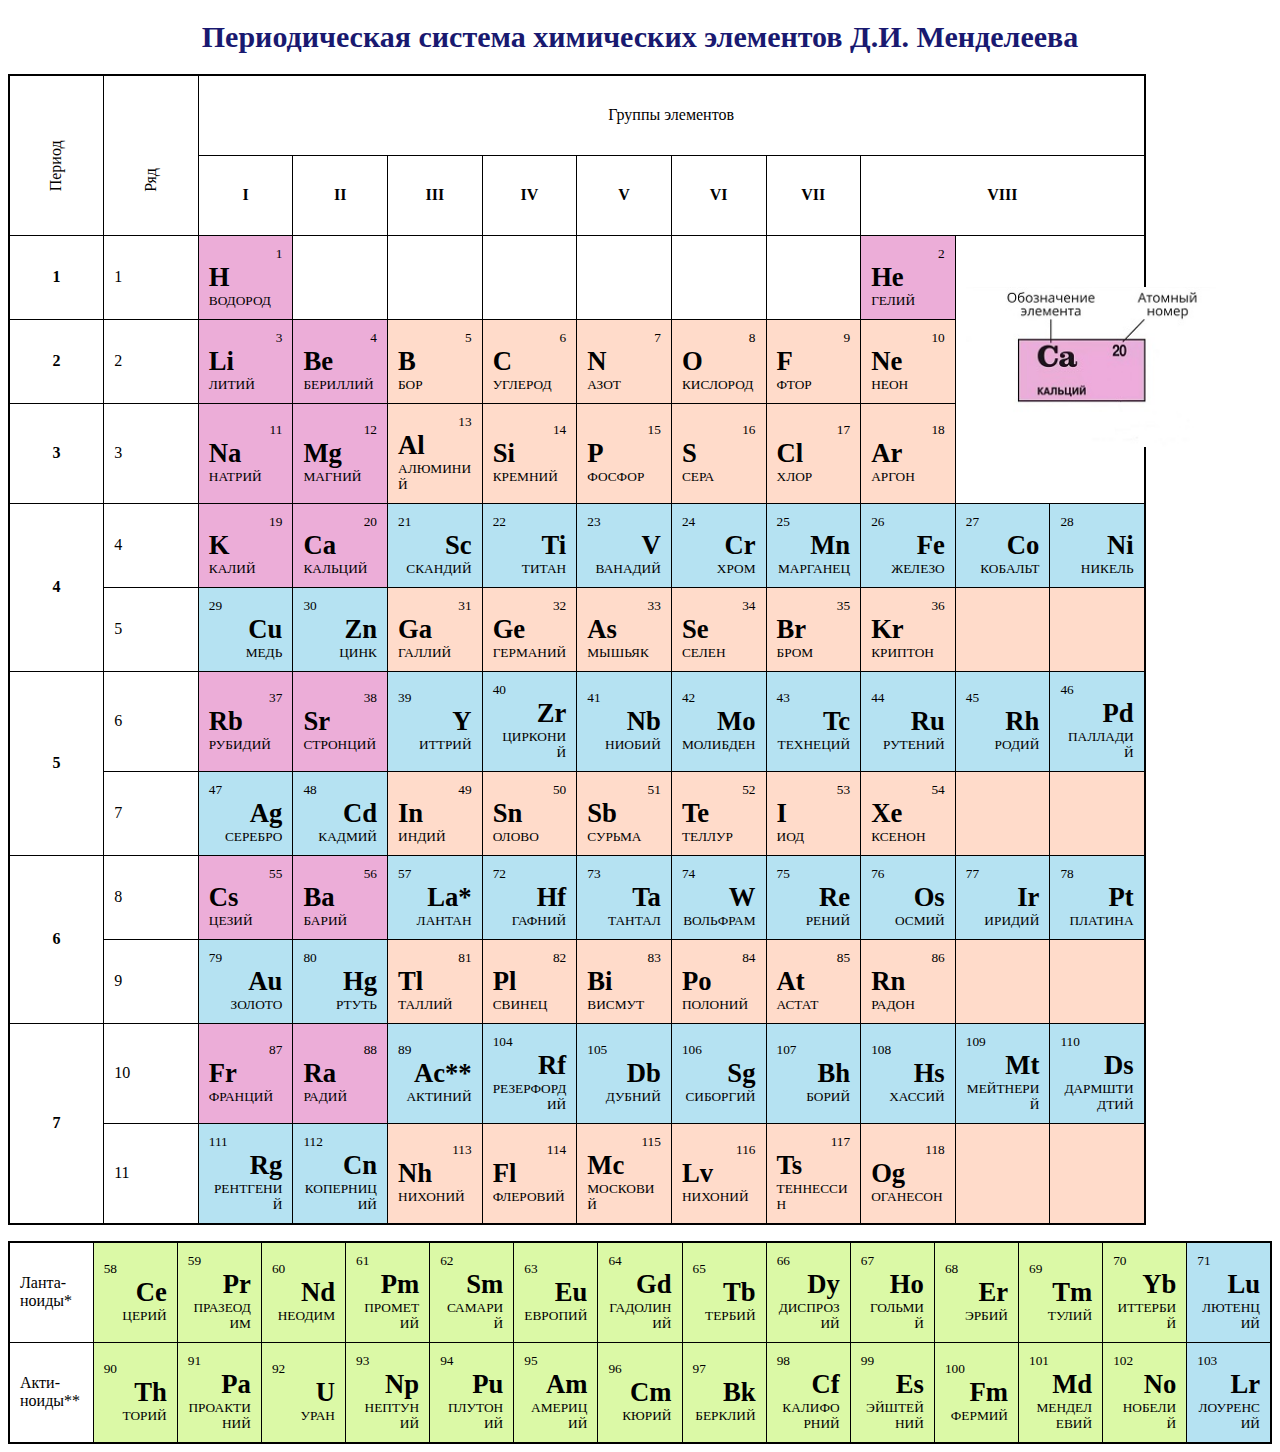
<file: index.html>
<!DOCTYPE html>
<html>
<head>
    <link rel="stylesheet" href="mendeleev.css">
    
    </style> 

    <title>Таблица Менделеева</title>

</head>
<body>
    <h1>Периодическая система химических элементов Д.И. Менделеева</h1> <!-- заголовок, который виден -->
        <table contenteditable="true">
            <tbody></tbody>
            <tr id="s1"> <!-- строка таблицы s+номер, ячейка s+номер строки+номер ячейки через дефис-->
                <td rowspan="2" id="s1-1">Период</td>
                <td rowspan="2" id="s1-2">Ряд</td>
                <td colspan="10" id="s1-3">Группы элементов</td>
            </tr>

            <tr id="s2">
                <th id="s2-3">I</th><th id="s2-4">II</th><th id="s2-5">III</th><th id="s2-6">IV</th><th id="s2-7">V</th><th id="s2-8">VI</th><th id="s2-9">VII</th><th colspan="3" id="s2-1012">VIII</th>
            </tr>

            <tr id="s3">
                <th>1</th><td>1</td>
                <td id="s3-3"><div class="top">1</div><div class="middle">H</div><div class="bottom">ВОДОРОД</div></td><td></td><td></td><td></td><td></td><td></td><td></td><td id="s3-10"><div class="top">2</div><div class="middle">He</div><div class="bottom">ГЕЛИЙ</div></td><td rowspan="3" colspan="2" id="image_box"><img src="element2.jpg" width="250" height="160"></td>
            </tr>

            <tr id="s4">
                <th id="s4-1">2</th><td id="s4-2">2</td>
                <td id="s4-3"><div class="top">3</div><div class="middle">Li</div><div class="bottom">ЛИТИЙ</div></td>
                <td id="s4-4"><div class="top">4</div><div class="middle">Be</div><div class="bottom">БЕРИЛЛИЙ</div></td>
                <td><div class="top">5</div><div class="middle">B</div><div class="bottom">БОР</div></td>
                <td><div class="top">6</div><div class="middle">C</div><div class="bottom">УГЛЕРОД</div></td>
                <td><div class="top">7</div><div class="middle">N</div><div class="bottom">АЗОТ</div></td>
                <td><div class="top">8</div><div class="middle">O</div><div class="bottom">КИСЛОРОД</div></td>
                <td><div class="top">9</div><div class="middle">F</div><div class="bottom">ФТОР</div></td>
                <td><div class="top">10</div><div class="middle">Ne</div><div class="bottom">НЕОН</div></td>
            </tr>

            <tr id="s5"> 
                <th id="s5-1">3</th><td id="s5-2">3</td>
                <td id="s5-3"><div class="top">11</div><div class="middle">Na</div><div class="bottom">НАТРИЙ</div></td>
                <td id="s5-4"><div class="top">12</div><div class="middle">Mg</div><div class="bottom">МАГНИЙ</div></td>
                <td><div class="top">13</div><div class="middle">Al</div><div class="bottom">АЛЮМИНИЙ</div></td>
                <td><div class="top">14</div><div class="middle">Si</div><div class="bottom">КРЕМНИЙ</div></td>
                <td><div class="top">15</div><div class="middle">P</div><div class="bottom">ФОСФОР</div></td>
                <td><div class="top">16</div><div class="middle">S</div><div class="bottom">СЕРА</div></td>
                <td><div class="top">17</div><div class="middle">Cl</div><div class="bottom">ХЛОР</div></td>
                <td><div class="top">18</div><div class="middle">Ar</div><div class="bottom">АРГОН</div></td>
            </tr>

            <tr id="s6">
                <th rowspan="2" id="s6-1">4</th><td id="s6-2">4</td>
                <td id="s6-3"><div class="top">19</div><div class="middle">K</div><div class="bottom">КАЛИЙ</div></td>
                <td id="s6-4"><div class="top">20</div><div class="middle">Ca</div><div class="bottom">КАЛЬЦИЙ</div></td>
                <td><div class="top1">21</div><div class="middle1">Sc</div><div class="bottom1">СКАНДИЙ</div></td>
                <td><div class="top1">22</div><div class="middle1">Ti</div><div class="bottom1">ТИТАН</div></td>
                <td><div class="top1">23</div><div class="middle1">V</div><div class="bottom1">ВАНАДИЙ</div></td>
                <td><div class="top1">24</div><div class="middle1">Cr</div><div class="bottom1">ХРОМ</div></td>
                <td><div class="top1">25</div><div class="middle1">Mn</div><div class="bottom1">МАРГАНЕЦ</div></td>
                <td><div class="top1">26</div><div class="middle1">Fe</div><div class="bottom1">ЖЕЛЕЗО</div></td>
                <td><div class="top1">27</div><div class="middle1">Co</div><div class="bottom1">КОБАЛЬТ</div></td>
                <td><div class="top1">28</div><div class="middle1">Ni</div><div class="bottom1">НИКЕЛЬ</div></td>
                
            </tr>

            <tr id="s7"> 
                <td id="s7-2">5</td><td id="s7-3"><div class="top1">29</div><div class="middle1">Cu</div><div class="bottom1">МЕДЬ</div></td>
                <td id="s7-4"><div class="top1">30</div><div class="middle1">Zn</div><div class="bottom1">ЦИНК</div></td>   
                <td><div class="top">31</div><div class="middle">Ga</div><div class="bottom">ГАЛЛИЙ</div></td>
                <td><div class="top">32</div><div class="middle">Ge</div><div class="bottom">ГЕРМАНИЙ</div></td>   
                <td><div class="top">33</div><div class="middle">As</div><div class="bottom">МЫШЬЯК</div></td>
                <td><div class="top">34</div><div class="middle">Se</div><div class="bottom">СЕЛЕН</div></td>
                <td><div class="top">35</div><div class="middle">Br</div><div class="bottom">БРОМ</div></td>
                <td><div class="top">36</div><div class="middle">Kr</div><div class="bottom">КРИПТОН</div></td>
                <td> </td><td> </td>
            </tr>

             <tr id="s8"> 
                <th rowspan="2" id="s8-1">5</th><td id="s8-2">6</td>
                <td id="s8-3"><div class="top">37</div><div class="middle">Rb</div><div class="bottom">РУБИДИЙ</div></td>
                <td id="s8-4"><div class="top">38</div><div class="middle">Sr</div><div class="bottom">СТРОНЦИЙ</div></td> 
                <td><div class="top1">39</div><div class="middle1">Y</div><div class="bottom1">ИТТРИЙ</div></td> 
                <td><div class="top1">40</div><div class="middle1">Zr</div><div class="bottom1">ЦИРКОНИЙ</div></td>
                <td><div class="top1">41</div><div class="middle1">Nb</div><div class="bottom1">НИОБИЙ</div></td>   
                <td><div class="top1">42</div><div class="middle1">Mo</div><div class="bottom1">МОЛИБДЕН</div></td>
                <td><div class="top1">43</div><div class="middle1">Tc</div><div class="bottom1">ТЕХНЕЦИЙ</div></td>
                <td><div class="top1">44</div><div class="middle1">Ru</div><div class="bottom1">РУТЕНИЙ</div></td>
                <td><div class="top1">45</div><div class="middle1">Rh</div><div class="bottom1">РОДИЙ</div></td>
                <td><div class="top1">46</div><div class="middle1">Pd</div><div class="bottom1">ПАЛЛАДИЙ</div></td>

            </tr>

             <tr id="s9"> 
                <td id="s9-2">7</td>
                <td id="s9-3"><div class="top1">47</div><div class="middle1">Ag</div><div class="bottom1">СЕРЕБРО</div></td>   
                <td id="s9-4"><div class="top1">48</div><div class="middle1">Cd</div><div class="bottom1">КАДМИЙ</div></td>    
                <td><div class="top">49</div><div class="middle">In</div><div class="bottom">ИНДИЙ</div></td>
                <td><div class="top">50</div><div class="middle">Sn</div><div class="bottom">ОЛОВО</div></td>
                <td><div class="top">51</div><div class="middle">Sb</div><div class="bottom">СУРЬМА</div></td>
                <td><div class="top">52</div><div class="middle">Te</div><div class="bottom">ТЕЛЛУР</div></td>
                <td><div class="top">53</div><div class="middle">I</div><div class="bottom">ИОД</div></td>
                <td><div class="top">54</div><div class="middle">Xe</div><div class="bottom">КСЕНОН</div></td>
                <td> </td><td> </td>
            </tr>

             <tr id="s10"> 
                <th rowspan="2" id="s10-1">6</th><td id="s10-2">8</td>
                <td id="s10-3"><div class="top">55</div><div class="middle">Cs</div><div class="bottom">ЦЕЗИЙ</div></td>  
                <td id="s10-4"><div class="top">56</div><div class="middle">Ba</div><div class="bottom">БАРИЙ</div></td>  
                <td><div class="top1">57</div><div class="middle1">La*</div><div class="bottom1">ЛАНТАН</div></td>
                <td><div class="top1">72</div><div class="middle1">Hf</div><div class="bottom1">ГАФНИЙ</div></td>
                <td><div class="top1">73</div><div class="middle1">Ta</div><div class="bottom1">ТАНТАЛ</div></td>
                <td><div class="top1">74</div><div class="middle1">W</div><div class="bottom1">ВОЛЬФРАМ</div></td>
                <td><div class="top1">75</div><div class="middle1">Re</div><div class="bottom1">РЕНИЙ</div></td>
                <td><div class="top1">76</div><div class="middle1">Os</div><div class="bottom1">ОСМИЙ</div></td>
                <td><div class="top1">77</div><div class="middle1">Ir</div><div class="bottom1">ИРИДИЙ</div></td>
                <td><div class="top1">78</div><div class="middle1">Pt</div><div class="bottom1">ПЛАТИНА</div></td>

            </tr>

             <tr id="s11"> 
                <td id="s11-2">9</td>
                <td id="s11-3"><div class="top1">79</div><div class="middle1">Au</div><div class="bottom1">ЗОЛОТО</div></td> 
                <td id="s11-4"><div class="top1">80</div><div class="middle1">Hg</div><div class="bottom1">РТУТЬ</div></td> 
                <td><div class="top">81</div><div class="middle">Tl</div><div class="bottom">ТАЛЛИЙ</div></td>
                <td><div class="top">82</div><div class="middle">Pl</div><div class="bottom">СВИНЕЦ</div></td>
                <td><div class="top">83</div><div class="middle">Bi</div><div class="bottom">ВИСМУТ</div></td>
                <td><div class="top">84</div><div class="middle">Po</div><div class="bottom">ПОЛОНИЙ</div></td>
                <td><div class="top">85</div><div class="middle">At</div><div class="bottom">АСТАТ</div></td>
                <td><div class="top">86</div><div class="middle">Rn</div><div class="bottom">РАДОН</div></td>
                <td> </td><td> </td>
            </tr>

             <tr id="s12"> 
                <th rowspan="2" id="s12-1">7</th><td id="s12-2">10</td>
                <td id="s12-3"><div class="top">87</div><div class="middle">Fr</div><div class="bottom">ФРАНЦИЙ</div></td> 
                <td id="s12-4"><div class="top">88</div><div class="middle">Ra</div><div class="bottom">РАДИЙ</div></td> 
                <td><div class="top1">89</div><div class="middle1">Ac**</div><div class="bottom1">АКТИНИЙ</div></td>
                <td><div class="top1">104</div><div class="middle1">Rf</div><div class="bottom1">РЕЗЕРФОРДИЙ</div></td>
                <td><div class="top1">105</div><div class="middle1">Db</div><div class="bottom1">ДУБНИЙ</div></td>
                <td><div class="top1">106</div><div class="middle1">Sg</div><div class="bottom1">СИБОРГИЙ</div></td>
                <td><div class="top1">107</div><div class="middle1">Bh</div><div class="bottom1">БОРИЙ</div></td>
                <td><div class="top1">108</div><div class="middle1">Hs</div><div class="bottom1">ХАССИЙ</div></td>
                <td><div class="top1">109</div><div class="middle1">Mt</div><div class="bottom1">МЕЙТНЕРИЙ</div></td>
                <td><div class="top1">110</div><div class="middle1">Ds</div><div class="bottom1">ДАРМШТИДТИЙ</div></td>                
            </tr>

             <tr id="s13"> 
                <td id="s13-2">11</td>
                <td id="s13-3"><div class="top1">111</div><div class="middle1">Rg</div><div class="bottom1">РЕНТГЕНИЙ</div></td>  
                <td id="s13-4"><div class="top1">112</div><div class="middle1">Cn</div><div class="bottom1">КОПЕРНИЦИЙ</div></td>                  
                <td><div class="top">113</div><div class="middle">Nh</div><div class="bottom">НИХОНИЙ</div></td>
                <td><div class="top">114</div><div class="middle">Fl</div><div class="bottom">ФЛЕРОВИЙ</div></td>
                <td><div class="top">115</div><div class="middle">Mc</div><div class="bottom">МОСКОВИЙ</div></td>
                <td><div class="top">116</div><div class="middle">Lv</div><div class="bottom">НИХОНИЙ</div></td>
                <td><div class="top">117</div><div class="middle">Ts</div><div class="bottom">ТЕННЕССИН</div></td>
                <td><div class="top">118</div><div class="middle">Og</div><div class="bottom">ОГАНЕСОН</div></td>
                <td> </td><td> </td>
            </tr>
            </tbody>
        </table>
<p> </p>
        <table contenteditable="true" id="t2">
            <tbody></tbody>
            <tr id="st1">
                <td id="st1-1">Ланта-<br>ноиды*</td>
                <td><div class="top1">58</div><div class="middle1">Ce</div><div class="bottom1">ЦЕРИЙ</div></td>
                <td><div class="top1">59</div><div class="middle1">Pr</div><div class="bottom1">ПРАЗЕОДИМ</div></td>
                <td><div class="top1">60</div><div class="middle1">Nd</div><div class="bottom1">НЕОДИМ</div></td>
                <td><div class="top1">61</div><div class="middle1">Pm</div><div class="bottom1">ПРОМЕТИЙ</div></td>
                <td><div class="top1">62</div><div class="middle1">Sm</div><div class="bottom1">САМАРИЙ</div></td>
                <td><div class="top1">63</div><div class="middle1">Eu</div><div class="bottom1">ЕВРОПИЙ</div></td>
                <td><div class="top1">64</div><div class="middle1">Gd</div><div class="bottom1">ГАДОЛИНИЙ</div></td>
                <td><div class="top1">65</div><div class="middle1">Tb</div><div class="bottom1">ТЕРБИЙ</div></td>
                <td><div class="top1">66</div><div class="middle1">Dy</div><div class="bottom1">ДИСПРОЗИЙ</div></td>
                <td><div class="top1">67</div><div class="middle1">Ho</div><div class="bottom1">ГОЛЬМИЙ</div></td>
                <td><div class="top1">68</div><div class="middle1">Er</div><div class="bottom1">ЭРБИЙ</div></td>
                <td><div class="top1">69</div><div class="middle1">Tm</div><div class="bottom1">ТУЛИЙ</div></td>
                <td><div class="top1">70</div><div class="middle1">Yb</div><div class="bottom1">ИТТЕРБИЙ</div></td>
                <td id="st1-15"><div class="top1">71</div><div class="middle1">Lu</div><div class="bottom1">ЛЮТЕНЦИЙ</div></td>

            </tr>

            <tr id="st2">
                <td id="st2-1">Акти-<br>ноиды**</td>
                <td><div class="top1">90</div><div class="middle1">Th</div><div class="bottom1">ТОРИЙ</div></td>
                <td><div class="top1">91</div><div class="middle1">Pa</div><div class="bottom1">ПРОАКТИНИЙ</div></td>
                <td><div class="top1">92</div><div class="middle1">U</div><div class="bottom1">УРАН</div></td>
                <td><div class="top1">93</div><div class="middle1">Np</div><div class="bottom1">НЕПТУНИЙ</div></td>
                <td><div class="top1">94</div><div class="middle1">Pu</div><div class="bottom1">ПЛУТОНИЙ</div></td>
                <td><div class="top1">95</div><div class="middle1">Am</div><div class="bottom1">АМЕРИЦИЙ</div></td>
                <td><div class="top1">96</div><div class="middle1">Cm</div><div class="bottom1">КЮРИЙ</div></td>
                <td><div class="top1">97</div><div class="middle1">Bk</div><div class="bottom1">БЕРКЛИЙ</div></td>
                <td><div class="top1">98</div><div class="middle1">Cf</div><div class="bottom1">КАЛИФОРНИЙ</div></td>
                <td><div class="top1">99</div><div class="middle1">Es</div><div class="bottom1">ЭЙШТЕЙНИЙ</div></td>
                <td><div class="top1">100</div><div class="middle1">Fm</div><div class="bottom1">ФЕРМИЙ</div></td>
                <td><div class="top1">101</div><div class="middle1">Md</div><div class="bottom1">МЕНДЕЛЕВИЙ</div></td>
                <td><div class="top1">102</div><div class="middle1">No</div><div class="bottom1">НОБЕЛИЙ</div></td>
                <td id="st2-15"><div class="top1">103</div><div class="middle1">Lr</div><div class="bottom1">ЛОУРЕНСИЙ</div></td>
            </tr>
            </table>
</body>

</html>
</file>
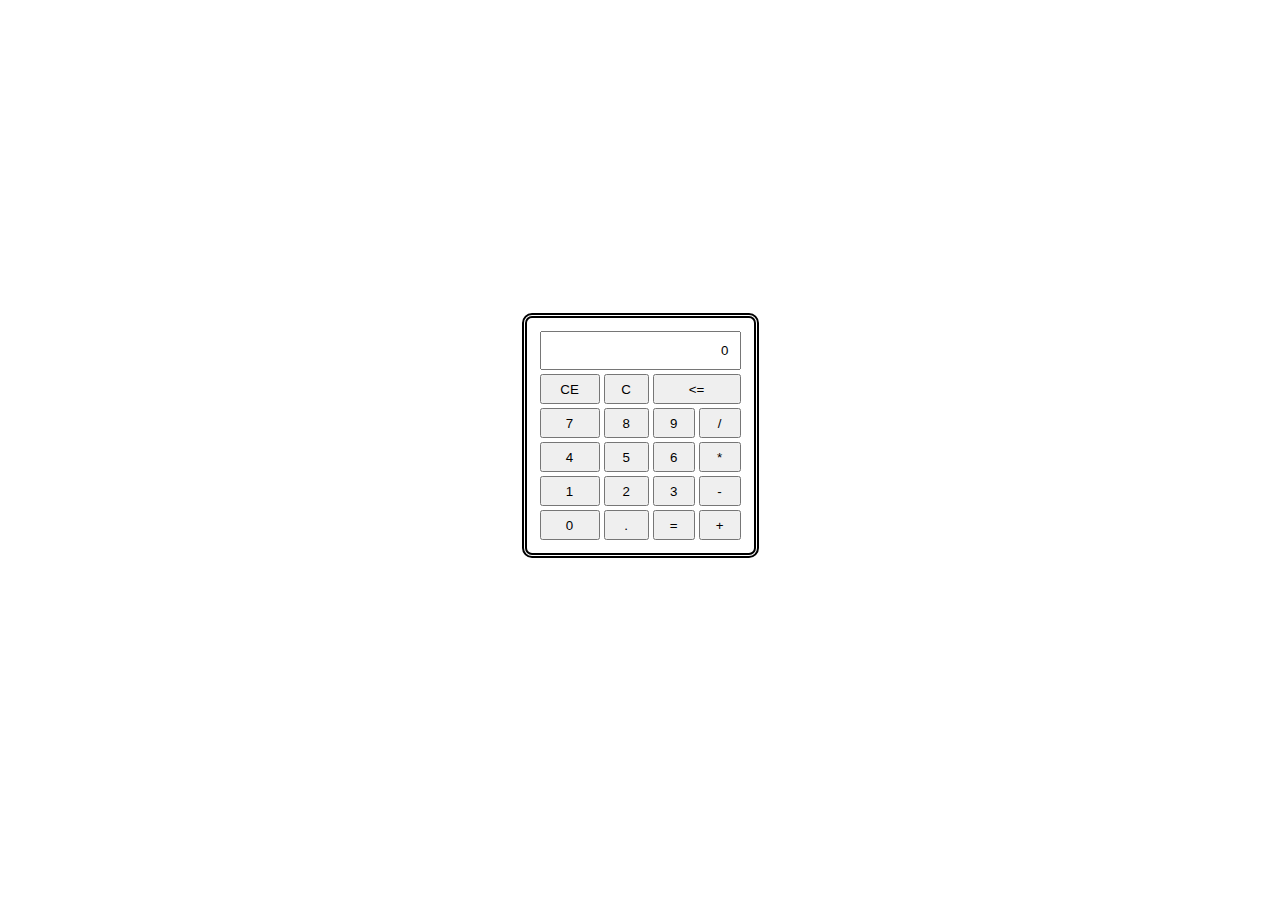
<file: calc.html>
<!DOCTYPE html>
<html lang="en">
<head>
    <meta charset="UTF-8">
    <meta name="viewport" content="width=device-width, initial-scale=1.0">
    <title>Калькулятор</title>
    <script src="js/calc.js"></script>
    <style>
        input[type='button'] {
            width: 100%;
            height: 30px;
        }

        input[readonly] {
            text-align: right;
            padding: 10px;
        }

        body {
            min-height: 95vh;
            display: flex;
            justify-content: center;
            align-items: center;
        }

        .calc {
            border: double 5px black;
            border-radius: 10px;
            padding: 10px;
        }
    </style>
</head>
<body>
    <div class="calc">
        <table>
            <tr>
                <td colspan="4" ><input id="display" readonly value="0"></td>
            </tr>
            <tr>
                <td><input type="button" value="CE" onclick="clearEntry()"></td>
                <td><input type="button" value="C" onclick="clearAllCalc()"></td>
                <td colspan="2"><input type="button" value="&lt;=" onclick="backSpace()"></td>
            </tr>
            <tr>
                <td><input type="button" value="7" onclick="addDigit(this)"></td>
                <td><input type="button" value="8" onclick="addDigit(this)"></td>
                <td><input type="button" value="9" onclick="addDigit(this)"></td>
                <td><input type="button" value="/" onclick="setOperation('/')"></td>
            </tr>
            <tr>
                <td><input type="button" value="4" onclick="addDigit(this)"></td>
                <td><input type="button" value="5" onclick="addDigit(this)"></td>
                <td><input type="button" value="6" onclick="addDigit(this)"></td>
                <td><input type="button" value="*" onclick="setOperation('*')"></td>
            </tr>
            <tr>
                <td><input type="button" value="1" onclick="addDigit(this)"></td>
                <td><input type="button" value="2" onclick="addDigit(this)"></td>
                <td><input type="button" value="3" onclick="addDigit(this)"></td>
                <td><input type="button" value="-" onclick="setOperation('-')"></td>
            </tr>
            <tr>
                <td><input type="button" value="0" onclick="addDigit(this)"></td>
                <td><input type="button" value="." onclick="setDot()"></td>
                <td><input type="button" value="=" onclick="enterCalc()"></td>
                <td><input type="button" value="+" onclick="setOperation('+')"></td>
            </tr>
        </table>
    </div>
</body>
</html>
</file>
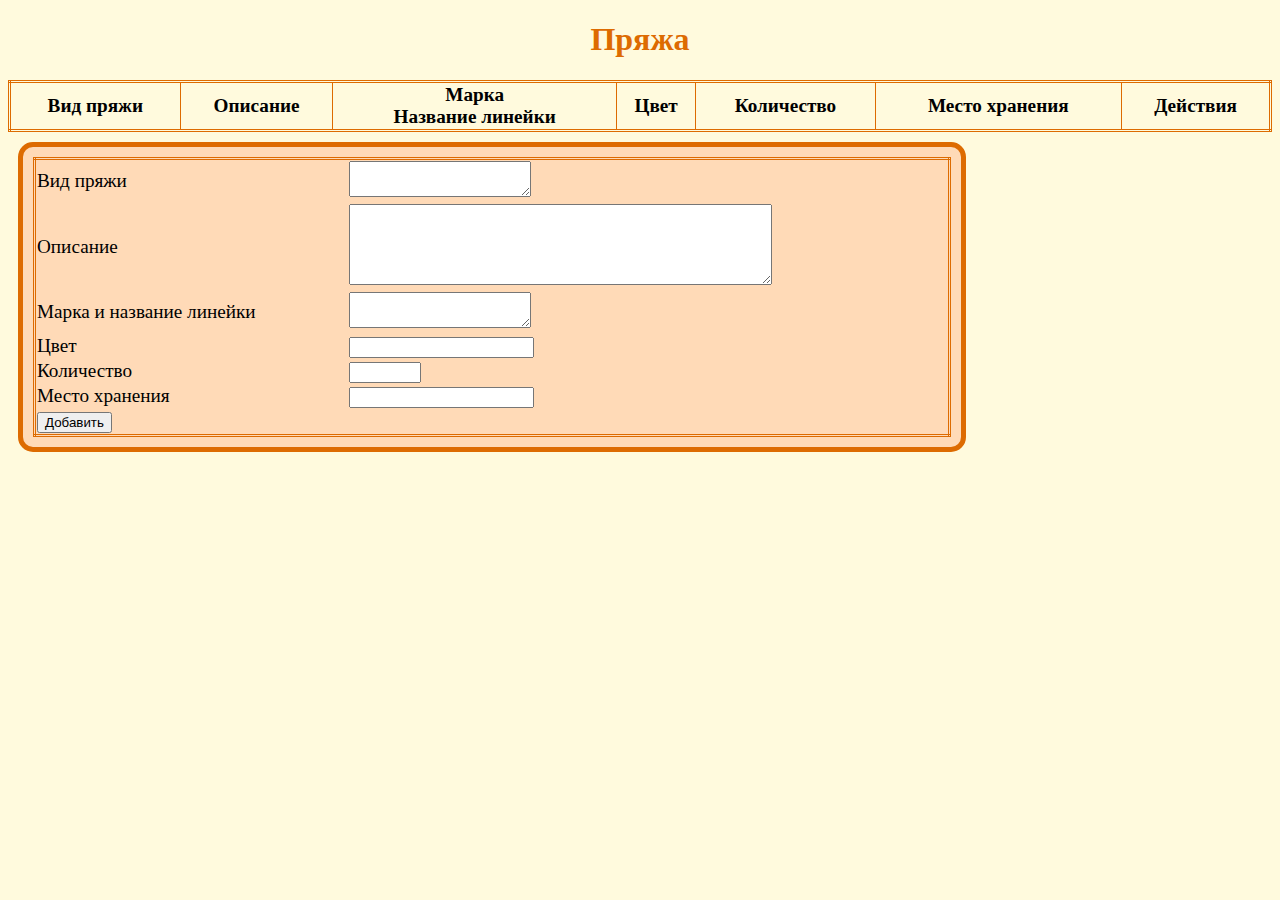
<file: yarn.html>
<!DOCTYPE html>
<html lang="en">
<head>
    <meta charset="UTF-8">
    <meta name="viewport" content="width=device-width, initial-scale=1.0">
    <title>Наличие пряжи</title>
    <script src="js/yarn.js"></script>
    <style>
        body {
            background-color: #FFFADD;
            
        }
        h1 {
            color: #dd6b01;
            font-family: Georgia, 'Times New Roman', Times, serif;
            text-align: center;

        }
        table {
            border-collapse: collapse;
            width: 100%;
            border: solid 3px #dd6b01;
            border-style: double;
            font-size: larger;
            
        }
      
        .panel {
            border: solid 5px #dd6b01;
            width: 75%;
            border-radius: 15px;
            padding: 10px;
            margin: 10px;
            box-sizing: border-box;
            background-color: #ffdab7;
            
        }
        
    </style>
    <script>
        var yarn = new Yarn ("Пряжа в наличии", "yarn", 'viewTable');

        function loadPage(){
            yarn.init();
            yarn.load('yarn');
            yarn.draw();
            //document.getElementById('viewTable').innerHTML = yarn.getTable();
        }
        
        function AddYarn() {
            let typeYarn = document.getElementById('typeYarn'),
                yarnDesc = document.getElementById('yarnDesc'),
                nameBrand = document.getElementById('nameBrand'),
                yarnColour = document.getElementById('yarnColour'),
                yarnQuantity = document.getElementById('yarnQuantity'),
                numContainer = document.getElementById('numContainer');
            yarn.add(
                typeYarn.value, 
                yarnDesc.value, 
                nameBrand.value, 
                yarnColour.value,
                yarnQuantity.value,
                numContainer.value,
            );
            typeYarn.value = '';
            yarnDesc.value = '';
            nameBrand.value = '';
            yarnColour.value = '';
            yarnQuantity.value = '';
            numContainer.value = '';

            yarn.draw();

            yarn.save();
        }
        
    </script>
</head>
<body onload="loadPage()">
    <h1>Пряжа</h1>
    <div id="viewTable"></div>

    <div class="panel">
        <table>
            <tr>
                <td id="heading">Вид пряжи</td>
                <td><textarea id="typeYarn" rows="2"></textarea></td>
            </tr>
            <tr>
                <td id="heading">Описание</td>
                <td><textarea id="yarnDesc" rows="5" cols="50"></textarea></td>
            </tr>
            <tr>
                <td id="heading">Марка и название линейки</td>
                <td><textarea id="nameBrand" rows="2"></textarea></td>
            <tr>
                <td id="heading">Цвет</td>
                <td><input id="yarnColour"></td>
            </tr>
            
            <tr>
                <td>Количество</td>
                <td><input type="number" step="0.5" min="0.5" max="20" id="yarnQuantity"></td>
            </tr>
            <tr>
                <td>Место хранения</td>
                <td><input id="numContainer"></td>
            </tr>
            <tr>
                 <td>
                 <input type="button" value="Добавить" onclick="AddYarn()">
                </td>
            </tr>
        </table>
    </div>
</body>
</html>
</file>
<file: mendeleev.css>
h1 {
        color: #191970;
        font-size: 30px;
        text-align: center;
    }
    
    table { 
        table-layout: fixed;
        width: 90%;
        border: 2px solid;
        border-collapse:  collapse;
        
    } 
    tr {
        height: 80px;
    }
    th, td {
        border: 1px solid;
        border-collapse:  collapse;
        padding: 10px;
        
    .top {text-align: right; font-size: 10pt};
    .middle {text-align: left; font-size: 20pt; font-weight: bold};
    .bottom {text-align: left; font-size: 10pt};
    
    .top1 {text-align: left; font-size: 10pt};
    .middle1 {text-align: right; font-size: 20pt; font-weight: bold};
    .bottom1 {text-align: right; font-size: 10pt};
    }

    #s4-1, #s4-2, #s5-1, #s5-2, #s6-1, #s6-2, #s7-2, #s8-1, #s8-2, #s9-2, #s10-1, #s10-2, #s11-2, #s12-1, #s12-2, #s13-2,  #st1-1, #st2-1 {
        background-color: white;
    }
    #s4, #s5, #s7, #s9, #s11, #s13 {
        background-color: rgb(255, 219, 202);
    }

     #s6, #s8, #s10, #s12, #s7-3, #s7-4, #s9-3, #s9-4, #s11-3, #s11-4, #s13-3, #s13-4, #st1-15, #st2-15 {
        background-color: rgb(181, 226, 242);
    }
    #s3-3, #s3-10, #s4-3, #s4-4, #s5-3, #s5-4, #s6-3, #s6-4, #s8-3, #s8-4, #s10-3, #s10-4, #s12-3, #s12-4 {
        background-color: rgb(236, 173, 216);
    }
    
    #image_box {
        padding-right: 2px;
        align: center;
    }
    
    #s1-1, #s1-2 {
        transform: rotate(-90deg);        
        vertical-align: inherit;
            }

    #s1-3 {
        text-align: center;
    }

    #st1, #st2 {
        background-color: rgb(219, 249, 166);
    }

    #t2 { 
        width: 100%;
        border: 2px solid;
        border-collapse:  collapse;
        
    }
</file>
